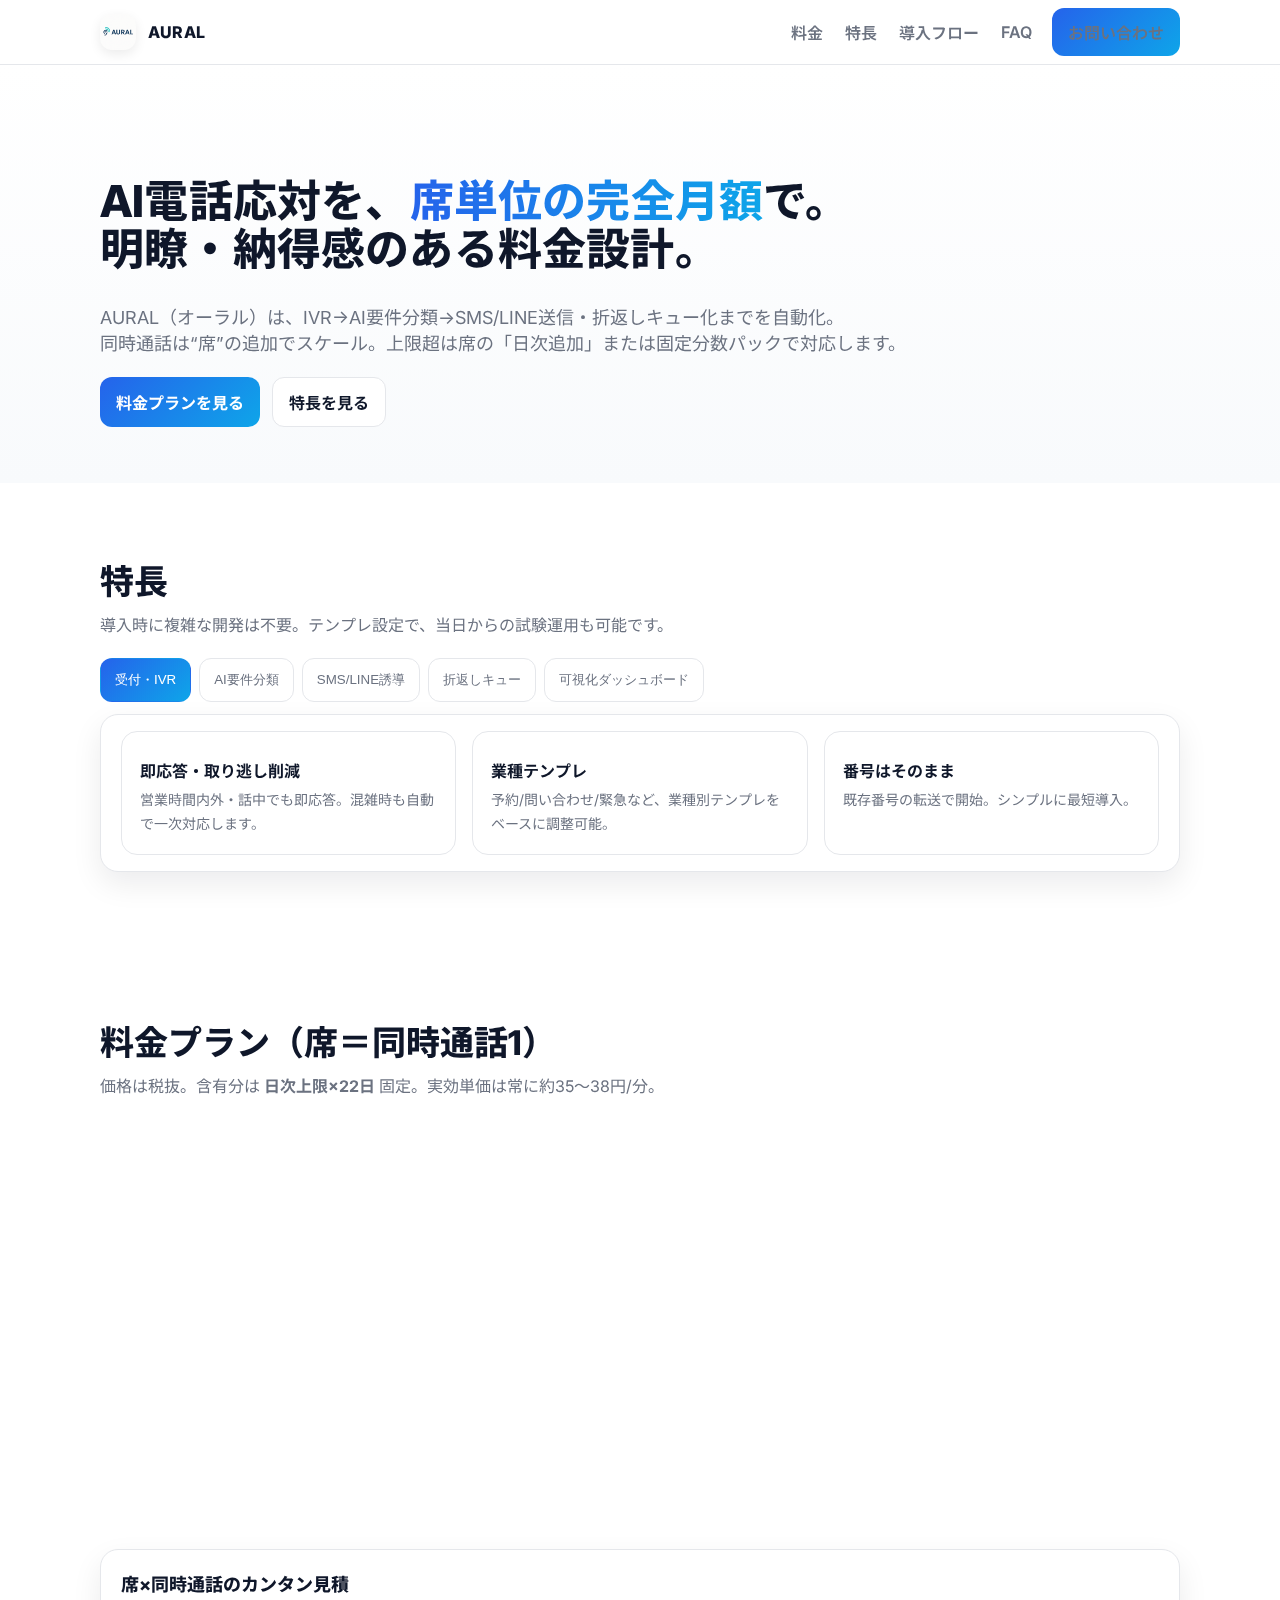
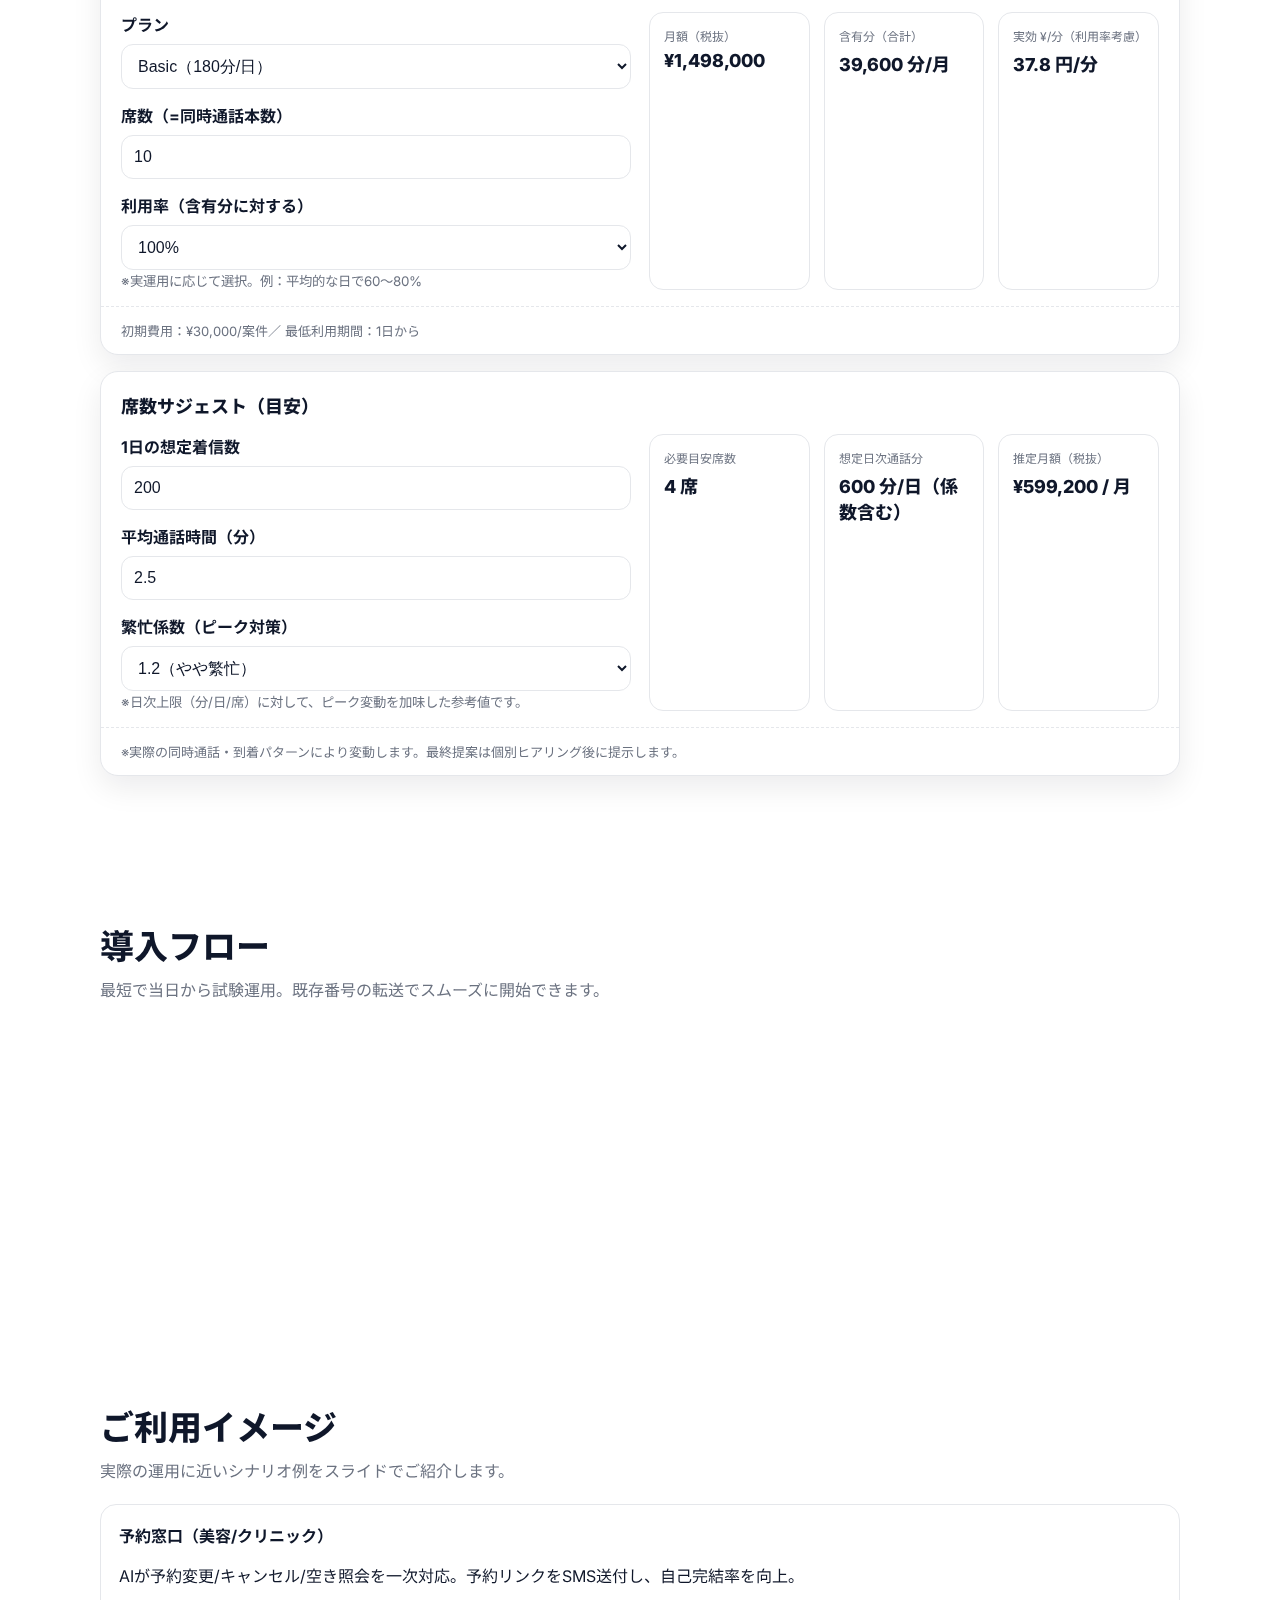
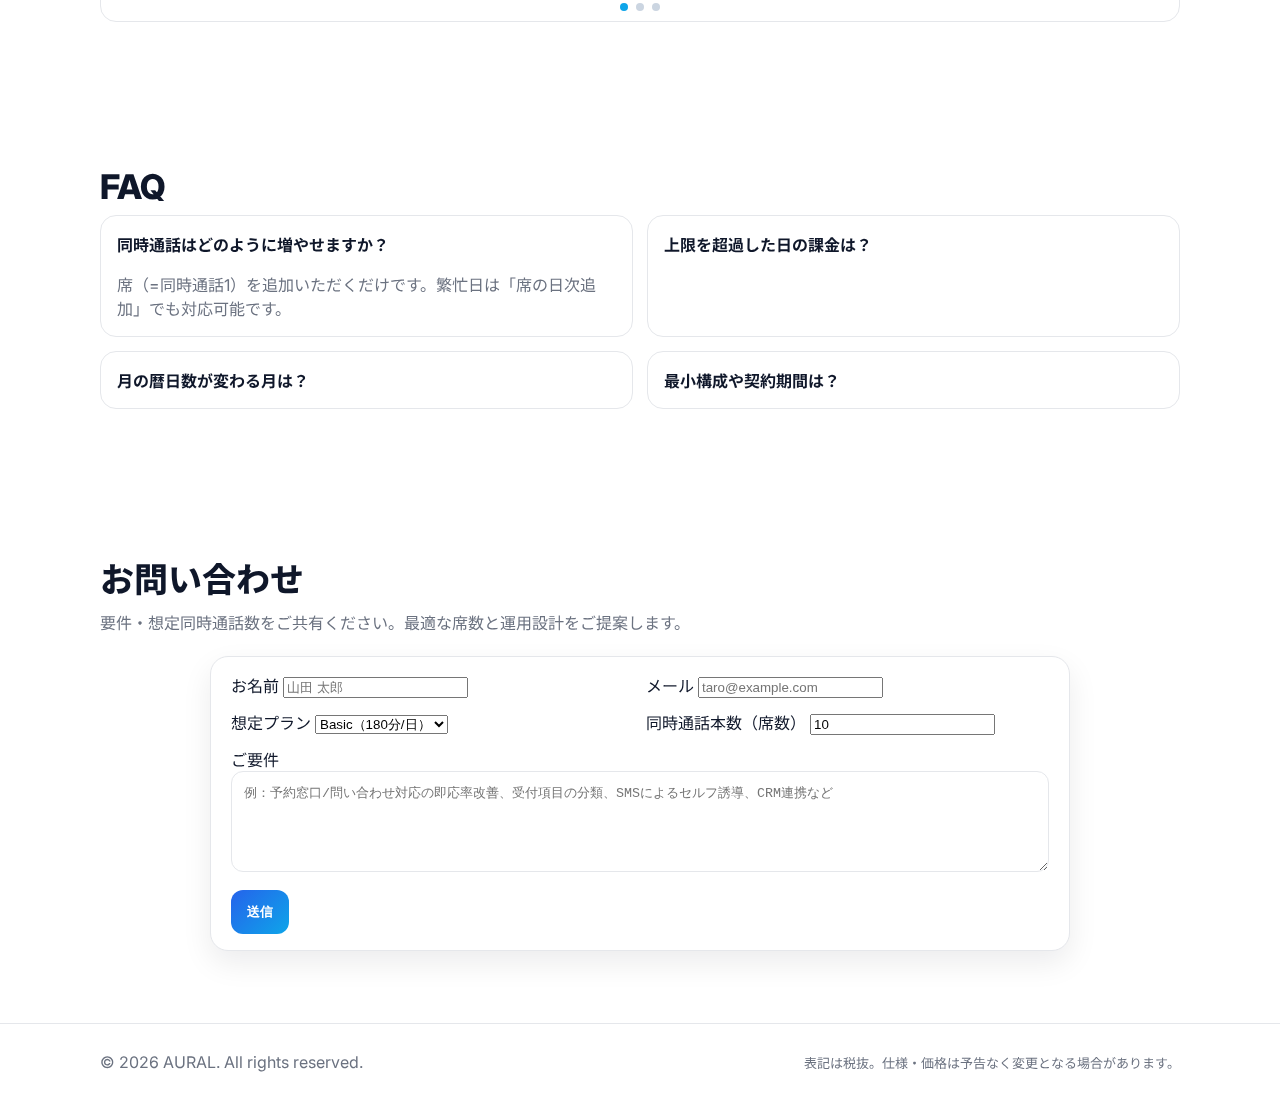
<file: AURAL_introduce.html>
<!doctype html>
<html lang="ja">
<head>
  <meta charset="utf-8" />
  <meta name="viewport" content="width=device-width, initial-scale=1" />
  <title>AURAL｜料金プラン（席課金・完全月額）</title>
  <meta name="description" content="AURAL（オーラル）はAI電話応対/IVRを“席＝同時通話1”の完全月額で提供。白を基調とした清潔なUIで、日次キャップ×22日の明瞭な料金設計。" />
  <link rel="icon" type="image/png" href="AURAL.png">
  <link rel="preconnect" href="https://fonts.googleapis.com">
  <link rel="preconnect" href="https://fonts.gstatic.com" crossorigin>
  <link href="https://fonts.googleapis.com/css2?family=Inter:wght@400;500;600;700;800&family=Noto+Sans+JP:wght@400;500;700&display=swap" rel="stylesheet">
  <style>
    :root{
      --bg:#ffffff; --surface:#ffffff; --ink:#0f172a; --muted:#6b7280; --line:#e5e7eb;
      --brand:#2563eb; --brand-2:#0ea5e9; --accent:#111827; --ok:#16a34a; --warn:#f59e0b;
      --radius:18px; --shadow:0 12px 30px rgba(2,6,23,.08);
      --header-h:64px;
    }
    *{box-sizing:border-box}
    html,body{height:100%}
    html{scroll-behavior:smooth}
    body{margin:0; font-family:Inter, "Noto Sans JP", system-ui, -apple-system, "Segoe UI", Roboto, "Helvetica Neue", Arial, sans-serif; color:var(--ink); background:var(--bg); -webkit-tap-highlight-color: transparent;}
    a{color:inherit; text-decoration:none}
    section{scroll-margin-top: calc(var(--header-h) + 12px);}
    .container{max-width:1120px; margin:0 auto; padding:0 20px}

    header{position:sticky; top:0; background:rgba(255,255,255,.86); backdrop-filter:saturate(180%) blur(12px); border-bottom:1px solid var(--line); z-index:60}
    .nav{display:flex; align-items:center; justify-content:space-between; height:var(--header-h)}
    .brand{display:flex; align-items:center; gap:12px; font-weight:800; letter-spacing:.2px}
    .logo{width:36px; height:36px; border-radius:12px; background:#fff url('AURAL.png') center/contain no-repeat; box-shadow:0 4px 12px rgba(0,0,0,.08)}

    /* desktop nav */
    header nav{display:flex; align-items:center; gap:0}
    .nav a{color:var(--muted); font-weight:600; margin-left:22px}
    .nav a:hover{color:var(--ink)}

    /* mobile menu button */
    .menu-toggle{display:none; border:1px solid var(--line); background:#fff; padding:8px 12px; border-radius:12px; font-weight:800; cursor:pointer}
    .menu-toggle:focus{outline:2px solid var(--brand); outline-offset:2px}

    /* scroll progress */
    .progress{position:fixed; top:var(--header-h); left:0; height:3px; background:linear-gradient(90deg,var(--brand),var(--brand-2)); width:0; z-index:70}

    .hero{padding:84px 0 56px; background:linear-gradient(180deg, #fff 0%, #f8fafc 100%)}
    .title{font-size: clamp(28px, 4vw, 44px); line-height:1.08; font-weight:800; letter-spacing:.2px;}
    .grad{background: linear-gradient(90deg, var(--brand), var(--brand-2)); -webkit-background-clip:text; background-clip:text; color:transparent}
    .subtitle{color:var(--muted); font-size: clamp(14px, 1.8vw, 18px); margin-top:14px}
    .cta{display:flex; gap:12px; margin-top:22px}
    .btn{display:inline-flex; align-items:center; gap:10px; padding:12px 16px; border-radius:12px; font-weight:700; border:1px solid var(--line); color:var(--ink); background:#fff; cursor:pointer; min-height:44px}
    .btn-primary{background:linear-gradient(135deg, var(--brand), var(--brand-2)); color:#fff; border:0}
    .btn:hover{box-shadow:var(--shadow)}

    .section{padding:72px 0}
    .sec-h{font-size:clamp(22px, 3vw, 34px); font-weight:800; margin:0 0 8px}
    .sec-sub{color:var(--muted); margin:0 0 22px}

    .card{background:var(--surface); border:1px solid var(--line); border-radius:var(--radius); box-shadow: var(--shadow)}
    .card .hd{padding:20px 20px 0; font-weight:800; font-size:18px}
    .card .bd{padding:16px 20px}

    .features{display:grid; grid-template-columns:repeat(3,1fr); gap:16px}
    .feature{padding:18px; border:1px solid var(--line); border-radius:16px; background:#fff}
    .feature h4{margin:8px 0 6px; font-size:16px}
    .feature p{margin:0; color:var(--muted); font-size:14px; line-height:1.7}

    .tabs{display:flex; gap:8px; margin-bottom:12px; flex-wrap:wrap}
    .tab{padding:10px 14px; border:1px solid var(--line); border-radius:12px; cursor:pointer; color:var(--muted); background:#fff; min-height:44px}
    .tab.active{border-color:transparent; background:linear-gradient(135deg,var(--brand),var(--brand-2)); color:#fff}
    .tab-panel{display:none}
    .tab-panel.active{display:block}

    .pricing{display:grid; grid-template-columns:repeat(4,1fr); gap:18px}
    .price-card{position:relative; overflow:hidden; outline:0}
    .pc-hd{padding:20px 20px 0}
    .pc-title{font-weight:800; font-size:20px}
    .pc-bd{padding:14px 20px 20px}
    .pc-money{font-size:28px; font-weight:800}
    .pc-money small{font-weight:700; color:var(--muted); font-size:13px}
    .kv{display:grid; grid-template-columns: 1fr 1fr; gap:8px; margin:14px 0}
    .kv .k{color:var(--muted); font-size:12px}
    .kv .v{font-weight:700}
    .pc-ft{border-top:1px dashed var(--line); padding:14px 20px; font-size:13px; color:var(--muted)}
    .active-plan{box-shadow:0 0 0 2px rgba(37,99,235,.6), var(--shadow)}

    .calc{display:grid; grid-template-columns:1fr 1fr; gap:18px}
    .form label{display:block; font-weight:700; margin-bottom:8px}
    .form input, .form select, .form textarea{width:100%; background:#fff; border:1px solid var(--line); border-radius:12px; padding:12px; color:var(--ink); font-size:16px}
    .form small{color:var(--muted)}
    .stat{display:grid; grid-template-columns:repeat(3,1fr); gap:14px}
    .stat .s{padding:14px; border:1px solid var(--line); border-radius:14px; background:#fff}
    .stat .s .k{color:var(--muted); font-size:12px}
    .stat .s .v{font-weight:800; font-size:18px; margin-top:6px}

    .list{margin:0; padding-left:18px; color:#111827}
    .list li{margin:6px 0}

    .faq{display:grid; grid-template-columns:1fr 1fr; gap:14px}
    .qa{border:1px solid var(--line); border-radius:16px; background:#fff}
    .qa summary{list-style:none; cursor:pointer; padding:16px; font-weight:700}
    .qa summary::-webkit-details-marker{display:none}
    .qa .answer{padding:0 16px 16px; color:var(--muted)}

    .timeline{display:grid; grid-template-columns:repeat(5,1fr); gap:12px}
    .step{padding:18px; border:1px solid var(--line); border-radius:16px; background:#fff}
    .step .num{display:inline-block; width:28px; height:28px; border-radius:8px; background:linear-gradient(135deg,var(--brand),var(--brand-2)); color:#fff; font-weight:800; text-align:center; line-height:28px; margin-bottom:8px}

    .carousel{position:relative; overflow:hidden; border:1px solid var(--line); border-radius:16px; background:#fff}
    .slides{display:flex; transition:transform .6s ease}
    .slide{min-width:100%; padding:18px}
    .dots{position:absolute; bottom:10px; left:0; right:0; display:flex; justify-content:center; gap:8px}
    .dot{width:8px; height:8px; border-radius:50%; background:#cbd5e1; cursor:pointer}
    .dot.active{background:#0ea5e9}

    footer{border-top:1px solid var(--line); padding:28px 0; color:var(--muted)}

    /* reveal animation */
    .reveal{opacity:0; transform:translateY(10px); transition:opacity .6s ease, transform .6s ease}
    .reveal.in{opacity:1; transform:none}

    /* back to top */
    .to-top{position:fixed; right:16px; bottom:16px; padding:10px 12px; border-radius:12px; background:#111827; color:#fff; display:none; border:0}

    /* ====== responsive ====== */
    /* 中間幅（2列化） */
    @media (max-width: 1020px){
      .features{grid-template-columns:1fr 1fr}
      .pricing{grid-template-columns:1fr 1fr}
      .calc{grid-template-columns:1fr}
      .faq{grid-template-columns:1fr}
      .timeline{grid-template-columns:1fr 1fr}
    }
    /* スマホ（1列・モバイルナビ） */
    @media (max-width: 720px){
      :root{ --header-h:56px;}
      .hero{padding:60px 0 36px}
      .cta{flex-direction:column}
      .features{grid-template-columns:1fr}
      .pricing{grid-template-columns:1fr}
      .stat{grid-template-columns:1fr}
      .menu-toggle{display:inline-flex}
      /* hide desktop nav; show slide-down menu */
      header nav{
        position:fixed; top:var(--header-h); left:0; right:0;
        background:#fff; border-bottom:1px solid var(--line);
        display:grid; gap:10px; padding:12px 20px;
        opacity:0; transform:translateY(-6px); pointer-events:none; transition:opacity .2s ease, transform .2s ease;
      }
      header.nav-open nav{opacity:1; transform:none; pointer-events:auto}
      header nav a{margin:0; padding:10px 12px; border-radius:10px; background:#fff}
      .brand span{font-size:18px}
    }
  </style>
</head>
<body>
  <header>
    <div class="container nav">
      <div class="brand">
        <div class="logo" aria-hidden="true"></div>
        <span>AURAL</span>
      </div>
      <button id="menuBtn" class="menu-toggle" aria-expanded="false" aria-controls="site-nav" aria-label="メニュー">≡</button>
      <nav id="site-nav">
        <a href="#pricing">料金</a>
        <a href="#features">特長</a>
        <a href="#flow">導入フロー</a>
        <a href="#faq">FAQ</a>
        <a href="#contact" class="btn btn-primary" style="margin-left:20px">お問い合わせ</a>
      </nav>
    </div>
  </header>
  <div class="progress" id="progress"></div>

  <main>
    <!-- HERO -->
    <section class="hero">
      <div class="container">
        <h1 class="title reveal">AI電話応対を、<span class="grad">席単位の完全月額</span>で。
          <br>明瞭・納得感のある料金設計。</h1>
        <p class="subtitle reveal" style="transition-delay:.1s">AURAL（オーラル）は、IVR→AI要件分類→SMS/LINE送信・折返しキュー化までを自動化。<br>同時通話は“席”の追加でスケール。上限超は席の「日次追加」または固定分数パックで対応します。</p>
        <div class="cta reveal" style="transition-delay:.15s">
          <a href="#pricing" class="btn btn-primary">料金プランを見る</a>
          <a href="#features" class="btn">特長を見る</a>
        </div>
      </div>
    </section>

    <!-- TABS: 機能概要 -->
    <section id="features" class="section">
      <div class="container">
        <h2 class="sec-h">特長</h2>
        <p class="sec-sub">導入時に複雑な開発は不要。テンプレ設定で、当日からの試験運用も可能です。</p>
        <div class="tabs" role="tablist">
          <button class="tab active" data-panel="t1" role="tab" aria-selected="true">受付・IVR</button>
          <button class="tab" data-panel="t2" role="tab" aria-selected="false">AI要件分類</button>
          <button class="tab" data-panel="t3" role="tab" aria-selected="false">SMS/LINE誘導</button>
          <button class="tab" data-panel="t4" role="tab" aria-selected="false">折返しキュー</button>
          <button class="tab" data-panel="t5" role="tab" aria-selected="false">可視化ダッシュボード</button>
        </div>
        <div class="card">
          <div class="bd">
            <div id="t1" class="tab-panel active">
              <div class="features">
                <div class="feature"><h4>即応答・取り逃し削減</h4><p>営業時間内外・話中でも即応答。混雑時も自動で一次対応します。</p></div>
                <div class="feature"><h4>業種テンプレ</h4><p>予約/問い合わせ/緊急など、業種別テンプレをベースに調整可能。</p></div>
                <div class="feature"><h4>番号はそのまま</h4><p>既存番号の転送で開始。シンプルに最短導入。</p></div>
              </div>
            </div>
            <div id="t2" class="tab-panel">
              <div class="features">
                <div class="feature"><h4>AIで要件分類</h4><p>要件（予約/変更/キャンセル/問合せ/求人 等）を分類し、担当へ最短ルーティング。</p></div>
                <div class="feature"><h4>キーワード抽出</h4><p>氏名/日時/メニュー 等の要点抽出を自動化。ヒアリング負担を軽減。</p></div>
                <div class="feature"><h4>禁止・NG検知</h4><p>NGワードや不適切通話は自動マーキング。後続対応を効率化。</p></div>
              </div>
            </div>
            <div id="t3" class="tab-panel">
              <div class="features">
                <div class="feature"><h4>SMS/LINE自動送信</h4><p>予約リンクやFAQ URLを自動送付。自己解決率を高めます。</p></div>
                <div class="feature"><h4>テンプレ文章</h4><p>通知テンプレを編集可能。ブランドトーンを維持。</p></div>
                <div class="feature"><h4>送達ログ</h4><p>送付履歴・開封状況（可能範囲）を記録。</p></div>
              </div>
            </div>
            <div id="t4" class="tab-panel">
              <div class="features">
                <div class="feature"><h4>折返しキュー化</h4><p>要件・優先度・担当に応じた折返しキューを自動作成。</p></div>
                <div class="feature"><h4>順番最適化</h4><p>緊急/重要度に応じて優先順位を調整し、待ちを最小化。</p></div>
                <div class="feature"><h4>ステータス管理</h4><p>未対応/対応中/完了を簡単に更新。漏れを防止。</p></div>
              </div>
            </div>
            <div id="t5" class="tab-panel">
              <div class="features">
                <div class="feature"><h4>可視化ダッシュボード</h4><p>着信要件・混雑時間帯・対応結果を把握。運営の意思決定を支援。</p></div>
                <div class="feature"><h4>レポート出力</h4><p>期間指定でCSV/画像に出力。月次会議にそのまま利用可能。</p></div>
                <div class="feature"><h4>権限管理</h4><p>本部/拠点/担当の権限を分離。必要最小限の閲覧権限に。</p></div>
              </div>
            </div>
          </div>
        </div>
      </div>
    </section>

    <!-- PRICING + 計算機 -->
    <section id="pricing" class="section">
      <div class="container">
        <h2 class="sec-h">料金プラン（席＝同時通話1）</h2>
        <p class="sec-sub">価格は税抜。含有分は <strong>日次上限×22日</strong> 固定。実効単価は常に約35〜38円/分。</p>
        <div class="pricing" id="pricingCards">
          <!-- Lite -->
          <article class="card price-card reveal" data-plan="Lite" role="button" tabindex="0" aria-label="Lite プランを選択">
            <div class="pc-hd"><div class="pc-title">Lite</div></div>
            <div class="pc-bd">
              <div class="pc-money">¥99,800 <small>/ 席・月</small></div>
              <div class="kv">
                <div><div class="k">日次上限</div><div class="v">120 分/日</div></div>
                <div><div class="k">含有分/月</div><div class="v">2,640 分</div></div>
                <div><div class="k">日次追加</div><div class="v">¥4,500 / 席・日</div></div>
              </div>
              <ul class="list">
                <li>同時通話=1席。超過は席の追加で対応</li>
                <li>固定分数パック：10,000分 = ¥378,000</li>
              </ul>
            </div>
            <div class="pc-ft">小規模拠点・予約案内に</div>
          </article>
          <!-- Basic -->
          <article class="card price-card reveal active-plan" data-plan="Basic" role="button" tabindex="0" aria-label="Basic プランを選択">
            <div class="pc-hd"><div class="pc-title">Basic</div></div>
            <div class="pc-bd">
              <div class="pc-money">¥149,800 <small>/ 席・月</small></div>
              <div class="kv">
                <div><div class="k">日次上限</div><div class="v">180 分/日</div></div>
                <div><div class="k">含有分/月</div><div class="v">3,960 分</div></div>
                <div><div class="k">日次追加</div><div class="v">¥6,800 / 席・日</div></div>
              </div>
              <ul class="list">
                <li>同時通話=1席。超過は席の追加で対応</li>
                <li>固定分数パック：10,000分 = ¥378,000</li>
              </ul>
            </div>
            <div class="pc-ft">標準的な窓口・多拠点に</div>
          </article>
          <!-- Pro -->
          <article class="card price-card reveal" data-plan="Pro" role="button" tabindex="0" aria-label="Pro プランを選択">
            <div class="pc-hd"><div class="pc-title">Pro</div></div>
            <div class="pc-bd">
              <div class="pc-money">¥199,800 <small>/ 席・月</small></div>
              <div class="kv">
                <div><div class="k">日次上限</div><div class="v">240 分/日</div></div>
                <div><div class="k">含有分/月</div><div class="v">5,280 分</div></div>
                <div><div class="k">日次追加</div><div class="v">¥9,000 / 席・日</div></div>
              </div>
              <ul class="list">
                <li>同時通話=1席。超過は席の追加で対応</li>
                <li>固定分数パック：10,000分 = ¥378,000</li>
              </ul>
            </div>
            <div class="pc-ft">高トラフィック・本部窓口に</div>
          </article>
          <!-- Max -->
          <article class="card price-card reveal" data-plan="Max" role="button" tabindex="0" aria-label="Max プランを選択">
            <div class="pc-hd"><div class="pc-title">Max</div></div>
            <div class="pc-bd">
              <div class="pc-money">¥249,800 <small>/ 席・月</small></div>
              <div class="kv">
                <div><div class="k">日次上限</div><div class="v">300 分/日</div></div>
                <div><div class="k">含有分/月</div><div class="v">6,600 分</div></div>
                <div><div class="k">日次追加</div><div class="v">¥11,400 / 席・日</div></div>
              </div>
              <ul class="list">
                <li>同時通話=1席。超過は席の追加で対応</li>
                <li>固定分数パック：10,000分 = ¥378,000</li>
              </ul>
            </div>
            <div class="pc-ft">最大負荷に。旗艦拠点向け</div>
          </article>
        </div>

        <!-- 計算機１ -->
        <div class="card" style="margin-top:22px">
          <div class="hd">席×同時通話のカンタン見積</div>
          <div class="bd calc">
            <form class="form" onsubmit="return false;">
              <label>プラン</label>
              <select id="plan">
                <option value="Lite">Lite（120分/日）</option>
                <option value="Basic" selected>Basic（180分/日）</option>
                <option value="Pro">Pro（240分/日）</option>
                <option value="Max">Max（300分/日）</option>
              </select>
              <div style="height:14px"></div>
              <label>席数（=同時通話本数）</label>
              <input id="seats" type="number" min="1" value="10" />
              <div style="height:14px"></div>
              <label>利用率（含有分に対する）</label>
              <select id="util">
                <option value="1">100%</option>
                <option value="0.8">80%</option>
                <option value="0.6">60%</option>
              </select>
              <small>※実運用に応じて選択。例：平均的な日で60〜80%</small>
            </form>
            <div class="stat">
              <div class="s"><div class="k">月額（税抜）</div><div class="v" id="outPrice">-</div></div>
              <div class="s"><div class="k">含有分（合計）</div><div class="v" id="outMins">-</div></div>
              <div class="s"><div class="k">実効 ¥/分（利用率考慮）</div><div class="v" id="outEff">-</div></div>
            </div>
          </div>
          <div class="pc-ft">初期費用：¥30,000/案件／ 最低利用期間：1日から</div>
        </div>

        <!-- 計算機２ -->
        <div class="card" style="margin-top:16px">
          <div class="hd">席数サジェスト（目安）</div>
          <div class="bd calc">
            <form class="form" onsubmit="return false;">
              <label>1日の想定着信数</label>
              <input id="calls" type="number" min="0" value="200" />
              <div style="height:14px"></div>
              <label>平均通話時間（分）</label>
              <input id="avgMin" type="number" min="0" step="0.1" value="2.5" />
              <div style="height:14px"></div>
              <label>繁忙係数（ピーク対策）</label>
              <select id="burst">
                <option value="1">1.0（平均）</option>
                <option value="1.2" selected>1.2（やや繁忙）</option>
                <option value="1.4">1.4（繁忙）</option>
                <option value="1.6">1.6（大きく変動）</option>
              </select>
              <small>※日次上限（分/日/席）に対して、ピーク変動を加味した参考値です。</small>
            </form>
            <div class="stat">
              <div class="s"><div class="k">必要目安席数</div><div class="v" id="needSeats">-</div></div>
              <div class="s"><div class="k">想定日次通話分</div><div class="v" id="needMins">-</div></div>
              <div class="s"><div class="k">推定月額（税抜）</div><div class="v" id="needPrice">-</div></div>
            </div>
          </div>
          <div class="pc-ft">※実際の同時通話・到着パターンにより変動します。最終提案は個別ヒアリング後に提示します。</div>
        </div>
      </div>
    </section>

    <!-- 導入フロー -->
    <section id="flow" class="section">
      <div class="container">
        <h2 class="sec-h">導入フロー</h2>
        <p class="sec-sub">最短で当日から試験運用。既存番号の転送でスムーズに開始できます。</p>
        <div class="timeline">
          <div class="step reveal"><div class="num">1</div><h4>要件ヒアリング</h4><p class="sec-sub">席数・業種テンプレ・営業時間など基本情報を確認。</p></div>
          <div class="step reveal" style="transition-delay:.05s"><div class="num">2</div><h4>テンプレ設定</h4><p class="sec-sub">IVR・分類ロジック・通知テンプレを初期設定。</p></div>
          <div class="step reveal" style="transition-delay:.1s"><div class="num">3</div><h4>IVRシナリオ</h4><p class="sec-sub">一次応答の誘導を整備。セルフ誘導の導線を設計。</p></div>
          <div class="step reveal" style="transition-delay:.15s"><div class="num">4</div><h4>試験運用</h4><p class="sec-sub">着信ログを評価し、分類/通知文言をチューニング。</p></div>
          <div class="step reveal" style="transition-delay:.2s"><div class="num">5</div><h4>本番運用</h4><p class="sec-sub">モニタリングダッシュボードで継続改善。</p></div>
        </div>
      </div>
    </section>

    <!-- ご利用イメージ -->
    <section class="section">
      <div class="container">
        <h2 class="sec-h">ご利用イメージ</h2>
        <p class="sec-sub">実際の運用に近いシナリオ例をスライドでご紹介します。</p>
        <div class="carousel" id="carousel">
          <div class="slides" id="slides">
            <div class="slide">
              <strong>予約窓口（美容/クリニック）</strong>
              <p>AIが予約変更/キャンセル/空き照会を一次対応。予約リンクをSMS送付し、自己完結率を向上。</p>
            </div>
            <div class="slide">
              <strong>代表電話（本部）</strong>
              <p>代表番号の一次受付→要件分類→担当部門へ。繁忙日は席の日次追加でバースト吸収。</p>
            </div>
            <div class="slide">
              <strong>採用窓口</strong>
              <p>求人に関する問い合わせを自動整理。応募導線（フォーム/LINE）を即時案内。</p>
            </div>
          </div>
          <div class="dots" id="dots" aria-label="carousel indicators"></div>
        </div>
      </div>
    </section>

    <!-- FAQ -->
    <section id="faq" class="section">
      <div class="container">
        <h2 class="sec-h">FAQ</h2>
        <div class="faq">
          <details class="qa" open>
            <summary>同時通話はどのように増やせますか？</summary>
            <div class="answer">席（=同時通話1）を追加いただくだけです。繁忙日は「席の日次追加」でも対応可能です。</div>
          </details>
          <details class="qa">
            <summary>上限を超過した日の課金は？</summary>
            <div class="answer">完全月額のまま運用するため、超過は「席の日次追加」または固定分数パックで対応します。</div>
          </details>
          <details class="qa">
            <summary>月の暦日数が変わる月は？</summary>
            <div class="answer">含有分は日次キャップ×22日で固定しています。暦日数に依存せず、実効単価が安定します。</div>
          </details>
          <details class="qa">
            <summary>最小構成や契約期間は？</summary>
            <div class="answer">最小1席から。推奨は1ヶ月契約。初期費用は¥30,000/案件です。</div>
          </details>
        </div>
      </div>
    </section>

    <!-- お問い合わせ -->
    <section id="contact" class="section">
      <div class="container">
        <h2 class="sec-h">お問い合わせ</h2>
        <p class="sec-sub">要件・想定同時通話数をご共有ください。最適な席数と運用設計をご提案します。</p>
        <div class="card" style="max-width:860px; margin:auto">
          <div class="bd">
            <form id="contactForm">
              <div style="display:grid; grid-template-columns:1fr 1fr; gap:12px">
                <div>
                  <label>お名前</label>
                  <input id="name" required placeholder="山田 太郎" />
                </div>
                <div>
                  <label>メール</label>
                  <input id="email" required type="email" placeholder="taro@example.com" />
                </div>
              </div>
              <div style="height:12px"></div>
              <div style="display:grid; grid-template-columns:1fr 1fr; gap:12px">
                <div>
                  <label>想定プラン</label>
                  <select id="planSel">
                    <option>Lite（120分/日）</option>
                    <option selected>Basic（180分/日）</option>
                    <option>Pro（240分/日）</option>
                    <option>Max（300分/日）</option>
                  </select>
                </div>
                <div>
                  <label>同時通話本数（席数）</label>
                  <input id="seatsSel" type="number" min="1" value="10" />
                </div>
              </div>
              <div style="height:12px"></div>
              <label>ご要件</label>
              <textarea id="message" rows="5" class="form" style="width:100%; background:#fff; border:1px solid var(--line); border-radius:12px; padding:12px; color:var(--ink)" placeholder="例：予約窓口/問い合わせ対応の即応率改善、受付項目の分類、SMSによるセルフ誘導、CRM連携など"></textarea>
              <div style="height:14px"></div>
              <button class="btn btn-primary" type="submit">送信</button>
            </form>
          </div>
        </div>
      </div>
    </section>
  </main>

  <footer>
    <div class="container" style="display:flex; align-items:center; justify-content:space-between; gap:12px; flex-wrap:wrap">
      <div>© <span id="year"></span> AURAL. All rights reserved.</div>
      <div style="font-size:13px; color:var(--muted)">表記は税抜。仕様・価格は予告なく変更となる場合があります。</div>
    </div>
  </footer>

  <button id="toTop" class="to-top" aria-label="ページ上部へ">▲ 上へ</button>

  <script>
    // ====== 定数・ユーティリティ ======
    const DAYS_BASE = 22;
    const plans = { Lite:{cap:120, price:99800}, Basic:{cap:180, price:149800}, Pro:{cap:240, price:199800}, Max:{cap:300, price:249800} };
    const fmtYen = v => v.toLocaleString('ja-JP');

    // ====== スクロール進捗・トップへ戻る ======
    const progress = document.getElementById('progress');
    const toTop = document.getElementById('toTop');
    window.addEventListener('scroll', () => {
      const h = document.documentElement;
      const scrolled = (h.scrollTop)/(h.scrollHeight - h.clientHeight);
      progress.style.width = (scrolled*100) + '%';
      toTop.style.display = h.scrollTop > 600 ? 'block' : 'none';
    });
    toTop.addEventListener('click', ()=> window.scrollTo({top:0, behavior:'smooth'}));

    // ====== モバイルメニュー ======
    const headerEl = document.querySelector('header');
    const menuBtn = document.getElementById('menuBtn');
    const navEl = document.getElementById('site-nav');
    if(menuBtn){
      menuBtn.addEventListener('click', ()=>{
        const open = headerEl.classList.toggle('nav-open');
        menuBtn.setAttribute('aria-expanded', open ? 'true' : 'false');
      });
      // ナビ内リンクで自動クローズ（モバイル）
      navEl.addEventListener('click', (e)=>{
        if(window.innerWidth <= 720 && e.target.tagName === 'A'){
          headerEl.classList.remove('nav-open');
          menuBtn.setAttribute('aria-expanded', 'false');
        }
      });
      // リサイズで状態リセット
      window.addEventListener('resize', ()=>{
        if(window.innerWidth > 720){
          headerEl.classList.remove('nav-open');
          menuBtn.setAttribute('aria-expanded', 'false');
        }
      });
    }

    // ====== タブ（機能） ======
    document.querySelectorAll('.tab').forEach(btn=>{
      btn.addEventListener('click',()=>{
        document.querySelectorAll('.tab').forEach(b=>b.classList.remove('active'));
        document.querySelectorAll('.tab-panel').forEach(p=>p.classList.remove('active'));
        btn.classList.add('active');
        const id = btn.dataset.panel; document.getElementById(id)?.classList.add('active');
      });
    });

    // ====== プランカード選択 → 見積計算機へ反映 ======
    function setActivePlan(key){
      document.querySelectorAll('.price-card').forEach(c=>c.classList.remove('active-plan'));
      document.querySelector(`.price-card[data-plan="${key}"]`)?.classList.add('active-plan');
      const sel = document.getElementById('plan'); if(sel){ sel.value = key; updateCalc(); updateSuggest(); }
    }
    document.getElementById('pricingCards').addEventListener('click', (e)=>{
      const card = e.target.closest('.price-card');
      if(!card) return; setActivePlan(card.dataset.plan);
    });
    document.getElementById('pricingCards').addEventListener('keydown', (e)=>{
      if((e.key === 'Enter' || e.key === ' ') && e.target.closest('.price-card')){
        e.preventDefault(); setActivePlan(e.target.closest('.price-card').dataset.plan);
      }
    });

    // ====== 計算機１：月額・含有分・実効単価 ======
    function updateCalc(){
      const planKey = document.getElementById('plan').value;
      const seats = Math.max(1, parseInt(document.getElementById('seats').value||'1',10));
      const util = parseFloat(document.getElementById('util').value||'1');
      const plan = plans[planKey];
      const includedPerSeat = plan.cap * DAYS_BASE; // 分
      const usedPerSeat = Math.round(includedPerSeat * util);
      const usedTotal = usedPerSeat * seats;
      const price = plan.price * seats;
      const eff = usedTotal>0 ? price/usedTotal : 0;
      document.getElementById('outPrice').textContent = '¥' + fmtYen(price);
      document.getElementById('outMins').textContent = fmtYen( includedPerSeat * seats ) + ' 分/月';
      document.getElementById('outEff').textContent = (Math.round(eff*10)/10).toFixed(1) + ' 円/分';
      // 永続化
      try{ localStorage.setItem('aural_plan', planKey); localStorage.setItem('aural_seats', String(seats)); localStorage.setItem('aural_util', String(util)); }catch{}
    }
    ['plan','seats','util'].forEach(id=>{ const el=document.getElementById(id); if(el) el.addEventListener('input', ()=>{updateCalc(); updateSuggest();}); });

    // ====== 計算機２：席数サジェスト ======
    function updateSuggest(){
      const planKey = document.getElementById('plan').value;
      const calls = Math.max(0, parseInt(document.getElementById('calls').value||'0',10));
      const avg = Math.max(0, parseFloat(document.getElementById('avgMin').value||'0'));
      const burst = Math.max(1, parseFloat(document.getElementById('burst').value||'1'));
      const plan = plans[planKey];
      const dailyMins = Math.round(calls * avg * burst);
      const needSeats = Math.max(1, Math.ceil(dailyMins / plan.cap));
      const price = needSeats * plan.price;
      document.getElementById('needMins').textContent = fmtYen(dailyMins) + ' 分/日（係数含む）';
      document.getElementById('needSeats').textContent = fmtYen(needSeats) + ' 席';
      document.getElementById('needPrice').textContent = '¥' + fmtYen(price) + ' / 月';
    }
    ['calls','avgMin','burst'].forEach(id=>{ document.getElementById(id)?.addEventListener('input', updateSuggest); });

    // ====== 年表示など ======
    if(document.getElementById('year')) document.getElementById('year').textContent = new Date().getFullYear();

    // ====== 初期ロード（永続化反映） ======
    (function init(){
      try{
        const p = localStorage.getItem('aural_plan'); if(p && plans[p]) document.getElementById('plan').value = p;
        const s = localStorage.getItem('aural_seats'); if(s) document.getElementById('seats').value = s;
        const u = localStorage.getItem('aural_util'); if(u) document.getElementById('util').value = u;
      }catch{}
      updateCalc(); updateSuggest();
    })();

    // ====== お問い合わせ：mailtoで送信 ======
    document.getElementById('contactForm')?.addEventListener('submit', function(e){
      e.preventDefault();
      const name = encodeURIComponent(document.getElementById('name').value.trim());
      const email = encodeURIComponent(document.getElementById('email').value.trim());
      const planSel = encodeURIComponent(document.getElementById('planSel').value);
      const seatsSel = encodeURIComponent(document.getElementById('seatsSel').value);
      const message = encodeURIComponent(document.getElementById('message').value.trim());
      const subject = encodeURIComponent('AURALお問い合わせ');
      const body = encodeURIComponent(
        `お名前: ${decodeURIComponent(name)}\n`+
        `メール: ${decodeURIComponent(email)}\n`+
        `想定プラン: ${decodeURIComponent(planSel)}\n`+
        `同時通話本数(席数): ${decodeURIComponent(seatsSel)}\n`+
        `ご要件:\n${decodeURIComponent(message)}`
      );
      window.location.href = `mailto:contact@aspira-co.jp?subject=${subject}&body=${body}`;
    });

    // ====== リビール（IntersectionObserver） ======
    const io = new IntersectionObserver((ents)=>{
      ents.forEach(ent=>{ if(ent.isIntersecting){ ent.target.classList.add('in'); io.unobserve(ent.target);} });
    },{threshold:.2});
    document.querySelectorAll('.reveal').forEach(el=>io.observe(el));

    // ====== カルーセル ======
    const slides = document.getElementById('slides');
    const dotsWrap = document.getElementById('dots');
    let idx = 0; const total = slides.children.length;
    function renderDots(){
      dotsWrap.innerHTML = '';
      for(let i=0;i<total;i++){
        const d = document.createElement('div'); d.className = 'dot'+(i===idx?' active':''); d.addEventListener('click', ()=>go(i)); dotsWrap.appendChild(d);
      }
    }
    function go(i){ idx = (i+total)%total; slides.style.transform = `translateX(-${idx*100}%)`; renderDots(); }
    renderDots();
    setInterval(()=>go(idx+1), 5000);
  </script>
</body>
</html>
</file>
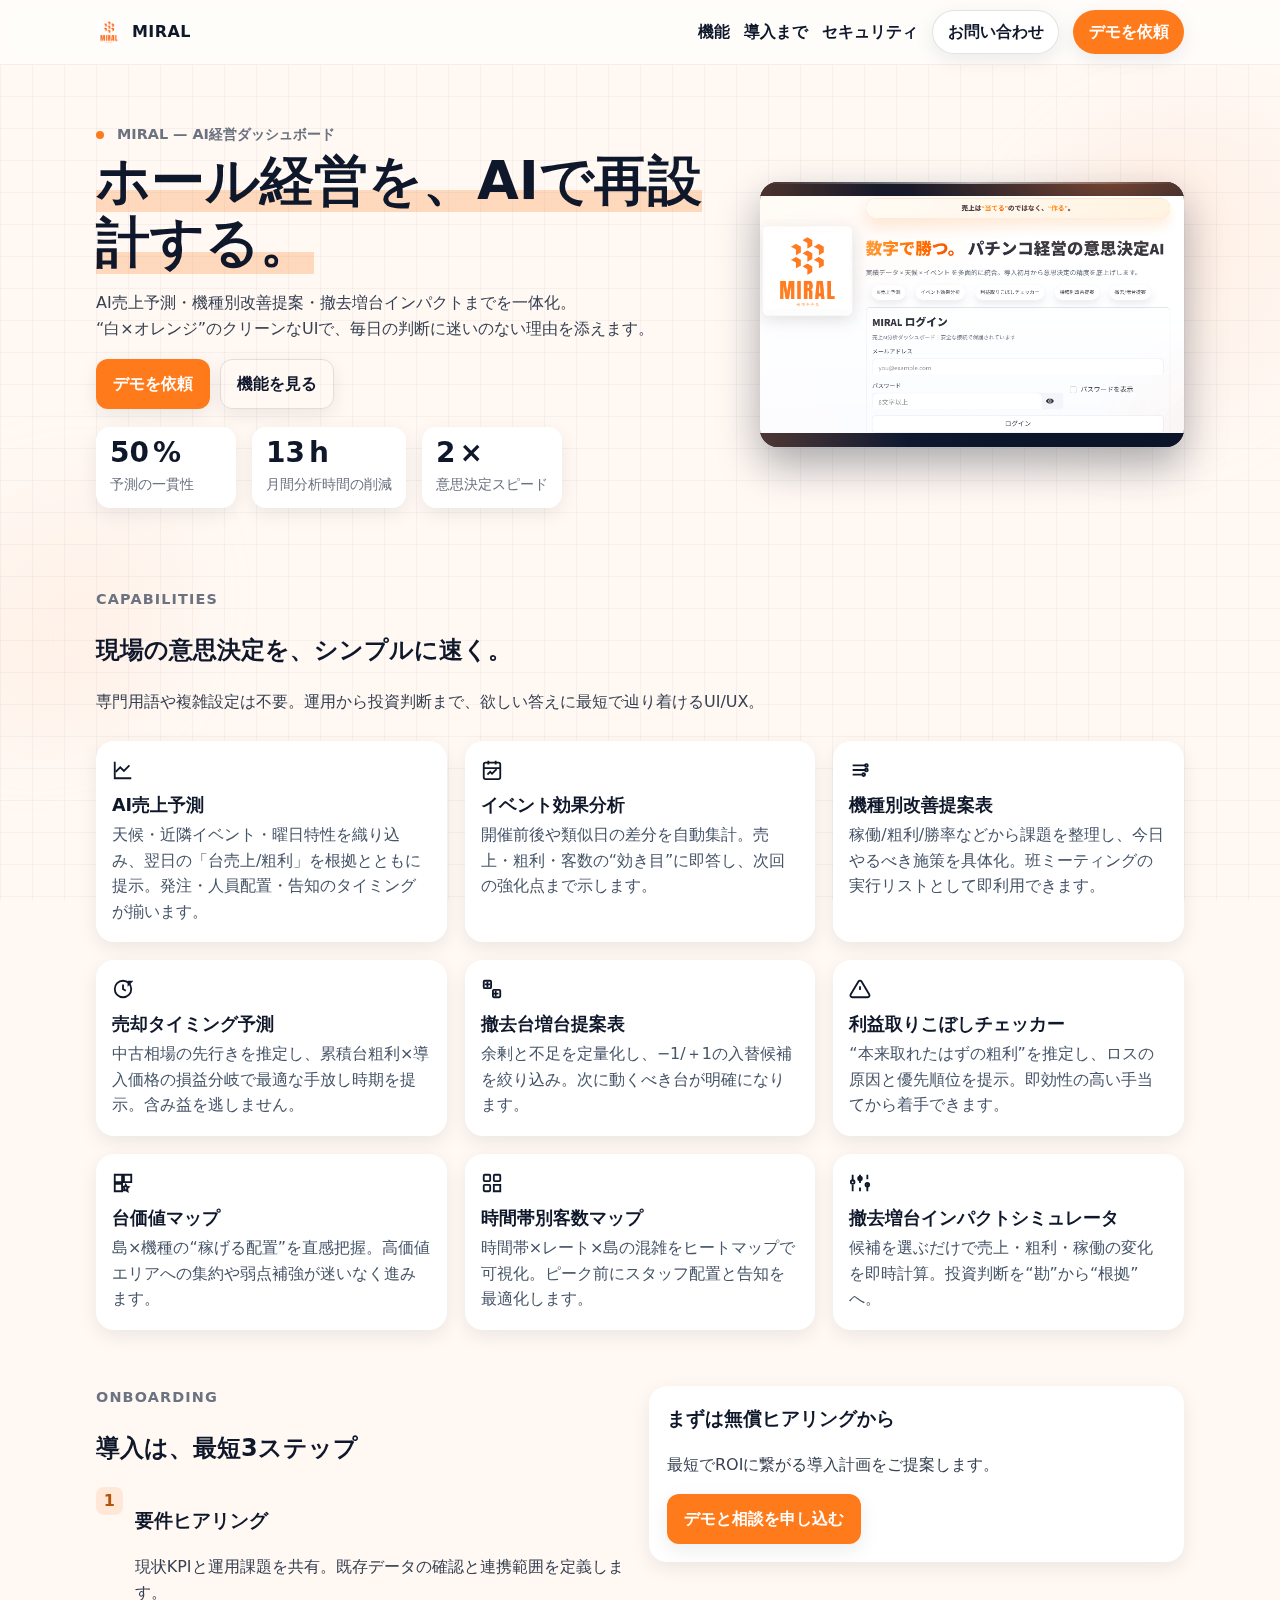
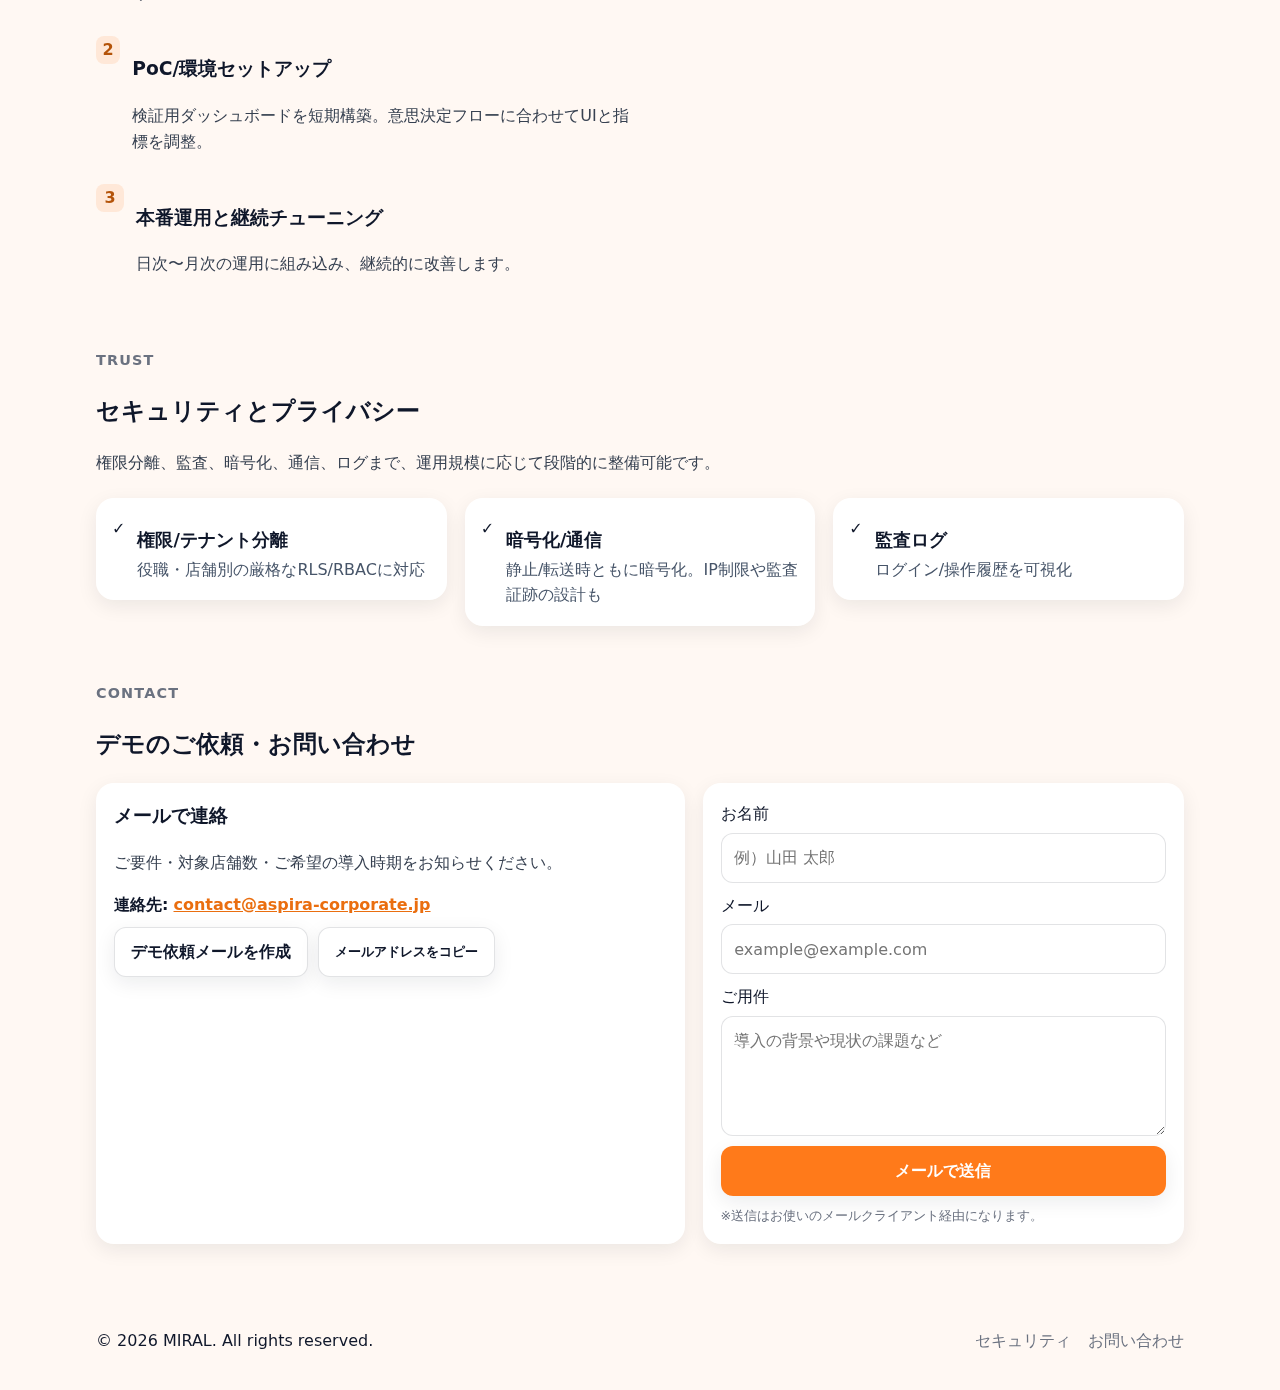
<file: MIRAL_introduce.html>
<!doctype html>
<html lang="ja">
<head>
  <meta charset="utf-8" />
  <meta name="viewport" content="width=device-width, initial-scale=1, viewport-fit=cover" />
  <title>MIRAL | ホール経営をAIで再設計するダッシュボード</title>
  <meta name="theme-color" content="#FF7A1A" />
  <link rel="stylesheet" href="./miral.css?v=6" />
</head>
<body>
  <!-- 背景グリッド（装飾） -->
  <div class="bg-layer" aria-hidden="true">
    <div class="grid-lines"></div>
    <div class="orb one"></div>
    <div class="orb two"></div>
  </div>

  <!-- ヘッダー -->
  <header class="site-header">
    <div class="container nav">
      <a class="brand" href="#top">
        <img src="./miral.png?v=6" alt="MIRAL" class="brand-logo" />
        <span class="brandname">MIRAL</span>
      </a>

      <!-- PC: 横並び / モバイル: ハンバーガーで開閉 -->
      <button class="menu-toggle" aria-label="メニュー" aria-expanded="false" aria-controls="mobile-nav">
        <span></span><span></span><span></span>
      </button>

      <nav class="navlinks" id="mobile-nav" data-nav>
        <a href="#features">機能</a>
        <a href="#flow">導入まで</a>
        <a href="#security">セキュリティ</a>
        <a href="#contact" class="btn">お問い合わせ</a>
        <a href="#contact" class="btn primary">デモを依頼</a>
      </nav>
    </div>
  </header>

  <!-- モバイル用オーバーレイ -->
  <div class="nav-overlay" data-overlay></div>

  <!-- ヒーロー -->
  <section id="top" class="hero">
    <div class="container hero-wrap">
      <div>
        <span class="preheader"><span class="dot"></span> MIRAL — AI経営ダッシュボード</span>
        <h1><span class="brand-underline">ホール経営を、AIで再設計する。</span></h1>
        <p class="lead">
          AI売上予測・機種別改善提案・撤去増台インパクトまでを一体化。<br />
          “白×オレンジ”のクリーンなUIで、毎日の判断に迷いのない理由を添えます。
        </p>
        <div class="cta">
          <a href="#contact" class="btn primary">デモを依頼</a>
          <a href="#features" class="btn ghost">機能を見る</a>
        </div>

        <div class="hero-stats">
          <div class="stat"><div class="val"><span class="num count" data-count="98">0</span><span class="unit">%</span></div><div class="label">予測の一貫性</div></div>
          <div class="stat"><div class="val"><span class="num count" data-count="30">0</span><span class="unit">h</span></div><div class="label">月間分析時間の削減</div></div>
          <div class="stat"><div class="val"><span class="num count" data-count="5">0</span><span class="unit">×</span></div><div class="label">意思決定スピード</div></div>
        </div>
      </div>

      <!-- 右の黒いパネル：画像＋オレンジのにじみ／スライド -->
      <div>
        <div class="screen glow">
          <img src="./mirallogin.png?v=6" alt="MIRAL ログイン画面" class="screen-photo" />
          <div class="scan-bar" aria-hidden="true"></div>
        </div>
      </div>
    </div>
  </section>

  <!-- Capabilities -->
  <section id="features" class="section">
    <div class="container">
      <div class="eyebrow">Capabilities</div>
      <h2>現場の意思決定を、シンプルに速く。</h2>
      <p class="lead">専門用語や複雑設定は不要。運用から投資判断まで、欲しい答えに最短で辿り着けるUI/UX。</p>

      <div class="grid features" style="margin-top:26px">

        <!-- 1) AI売上予測 -->
        <article class="card reveal tilt" data-tilt>
          <div class="shine"></div>
          <div class="icon" aria-hidden="true">
            <svg width="22" height="22" viewBox="0 0 24 24" fill="none" stroke="currentColor" stroke-width="2">
              <path d="M3 3v18h18"></path><path d="M19 7l-6 6-4-4-5 5"></path>
            </svg>
          </div>
          <h3>AI売上予測</h3>
          <p>天候・近隣イベント・曜日特性を織り込み、翌日の「台売上/粗利」を根拠とともに提示。発注・人員配置・告知のタイミングが揃います。</p>
          <div class="burst" aria-hidden="true"></div>
        </article>

        <!-- 2) イベント効果分析 -->
        <article class="card reveal tilt" data-tilt>
          <div class="shine"></div>
          <div class="icon" aria-hidden="true">
            <svg width="22" height="22" viewBox="0 0 24 24" fill="none" stroke="currentColor" stroke-width="2">
              <rect x="3" y="4" width="18" height="18" rx="2"></rect>
              <path d="M16 2v4M8 2v4M3 10h18"></path>
              <path d="M7 17l3-3 2 2 5-5"></path>
            </svg>
          </div>
          <h3>イベント効果分析</h3>
          <p>開催前後や類似日の差分を自動集計。売上・粗利・客数の“効き目”に即答し、次回の強化点まで示します。</p>
          <div class="burst" aria-hidden="true"></div>
        </article>

        <!-- 3) 機種別改善提案表 -->
        <article class="card reveal tilt" data-tilt>
          <div class="shine"></div>
          <div class="icon" aria-hidden="true">
            <svg width="22" height="22" viewBox="0 0 24 24" fill="none" stroke="currentColor" stroke-width="2">
              <path d="M4 7h14M4 12h14M4 17h10"></path>
              <circle cx="19" cy="7" r="1.5"></circle>
              <circle cx="19" cy="12" r="1.5"></circle>
              <circle cx="16" cy="17" r="1.5"></circle>
            </svg>
          </div>
          <h3>機種別改善提案表</h3>
          <p>稼働/粗利/勝率などから課題を整理し、今日やるべき施策を具体化。班ミーティングの実行リストとして即利用できます。</p>
          <div class="burst" aria-hidden="true"></div>
        </article>

        <!-- 4) 売却タイミング予測 -->
        <article class="card reveal tilt" data-tilt>
          <div class="shine"></div>
          <div class="icon" aria-hidden="true">
            <svg width="22" height="22" viewBox="0 0 24 24" fill="none" stroke="currentColor" stroke-width="2">
              <circle cx="12" cy="12" r="9"></circle>
              <path d="M12 7v5l3 2"></path>
              <path d="M18 4h3l-3 3z"></path>
            </svg>
          </div>
          <h3>売却タイミング予測</h3>
          <p>中古相場の先行きを推定し、累積台粗利×導入価格の損益分岐で最適な手放し時期を提示。含み益を逃しません。</p>
          <div class="burst" aria-hidden="true"></div>
        </article>

        <!-- 5) 撤去台増台提案表 -->
        <article class="card reveal tilt" data-tilt>
          <div class="shine"></div>
          <div class="icon" aria-hidden="true">
            <svg width="22" height="22" viewBox="0 0 24 24" fill="none" stroke="currentColor" stroke-width="2">
              <rect x="3" y="3" width="8" height="8" rx="1"></rect>
              <rect x="13" y="13" width="8" height="8" rx="1"></rect>
              <path d="M7 7h0M16 17m-3 0h6M7 7m-3 0h6M7 7m0-3v6M16 17m0-3v6"></path>
            </svg>
          </div>
          <h3>撤去台増台提案表</h3>
          <p>余剰と不足を定量化し、−1/＋1の入替候補を絞り込み。次に動くべき台が明確になります。</p>
          <div class="burst" aria-hidden="true"></div>
        </article>

        <!-- 6) 利益取りこぼしチェッカー -->
        <article class="card reveal tilt" data-tilt>
          <div class="shine"></div>
          <div class="icon" aria-hidden="true">
            <svg width="22" height="22" viewBox="0 0 24 24" fill="none" stroke="currentColor" stroke-width="2">
              <path d="M12 9v4"></path><path d="M12 17h.01"></path>
              <path d="M10.3 3.8L1.8 18a2 2 0 0 0 1.7 3h16.9a2 2 0 0 0 1.7-3L13.7 3.8a2 2 0 0 0-3.4 0z"></path>
            </svg>
          </div>
          <h3>利益取りこぼしチェッカー</h3>
          <p>“本来取れたはずの粗利”を推定し、ロスの原因と優先順位を提示。即効性の高い手当てから着手できます。</p>
          <div class="burst" aria-hidden="true"></div>
        </article>

        <!-- 7) 台価値マップ -->
        <article class="card reveal tilt" data-tilt>
          <div class="shine"></div>
          <div class="icon" aria-hidden="true">
            <svg width="22" height="22" viewBox="0 0 24 24" fill="none" stroke="currentColor" stroke-width="2">
              <path d="M3 3h8v8H3zM13 3h8v8h-8zM3 13h8v8H3z"></path>
              <path d="M17 21l-1.9-1.2L13 20l.6-2.1L12 16l2.2-.2L15 14l1 1.9 2.1.4-1.6 1.5z"></path>
            </svg>
          </div>
          <h3>台価値マップ</h3>
          <p>島×機種の“稼げる配置”を直感把握。高価値エリアへの集約や弱点補強が迷いなく進みます。</p>
          <div class="burst" aria-hidden="true"></div>
        </article>

        <!-- 8) 時間帯別客数マップ -->
        <article class="card reveal tilt" data-tilt>
          <div class="shine"></div>
          <div class="icon" aria-hidden="true">
            <svg width="22" height="22" viewBox="0 0 24 24" fill="none" stroke="currentColor" stroke-width="2">
              <rect x="3" y="3" width="7" height="7" rx="1"></rect>
              <rect x="14" y="3" width="7" height="7" rx="1"></rect>
              <rect x="3" y="14" width="7" height="7" rx="1"></rect>
              <path d="M14 14h7v7h-7z"></path>
            </svg>
          </div>
          <h3>時間帯別客数マップ</h3>
          <p>時間帯×レート×島の混雑をヒートマップで可視化。ピーク前にスタッフ配置と告知を最適化します。</p>
          <div class="burst" aria-hidden="true"></div>
        </article>

        <!-- 9) 撤去増台インパクトシミュレータ -->
        <article class="card reveal tilt" data-tilt>
          <div class="shine"></div>
          <div class="icon" aria-hidden="true">
            <svg width="22" height="22" viewBox="0 0 24 24" fill="none" stroke="currentColor" stroke-width="2">
              <path d="M4 21v-7M4 10V3M12 21v-4M12 12V3M20 21v-9M20 8V3"></path>
              <circle cx="4" cy="11" r="2"></circle>
              <circle cx="12" cy="7" r="2"></circle>
              <circle cx="20" cy="14" r="2"></circle>
            </svg>
          </div>
          <h3>撤去増台インパクトシミュレータ</h3>
          <p>候補を選ぶだけで売上・粗利・稼働の変化を即時計算。投資判断を“勘”から“根拠”へ。</p>
          <div class="burst" aria-hidden="true"></div>
        </article>
      </div>
    </div>
  </section>
  <!-- Flow -->
  <section id="flow" class="section" style="padding-top:0">
    <div class="container">
      <div class="grid two-col">
        <div>
          <div class="eyebrow">Onboarding</div>
          <h2>導入は、最短3ステップ</h2>
          <div class="timeline">
            <div class="step"><div class="badge">1</div><div><h3>要件ヒアリング</h3><p class="lead">現状KPIと運用課題を共有。既存データの確認と連携範囲を定義します。</p></div></div>
            <div class="step"><div class="badge">2</div><div><h3>PoC/環境セットアップ</h3><p class="lead">検証用ダッシュボードを短期構築。意思決定フローに合わせてUIと指標を調整。</p></div></div>
            <div class="step"><div class="badge">3</div><div><h3>本番運用と継続チューニング</h3><p class="lead">日次〜月次の運用に組み込み、継続的に改善します。</p></div></div>
          </div>
        </div>
        <div>
          <div class="cta-band">
            <h3 style="margin-top:0">まずは無償ヒアリングから</h3>
            <p class="lead">最短でROIに繋がる導入計画をご提案します。</p>
            <a href="#contact" class="btn primary">デモと相談を申し込む</a>
          </div>
        </div>
      </div>
    </div>
  </section>

  <!-- Security -->
  <section id="security" class="section" style="padding-top:0">
    <div class="container">
      <div class="eyebrow">Trust</div>
      <h2>セキュリティとプライバシー</h2>
      <p class="lead">権限分離、監査、暗号化、通信、ログまで、運用規模に応じて段階的に整備可能です。</p>
      <div class="grid three-col" style="margin-top:22px">
        <div class="card check"><b>✓</b><div><h3>権限/テナント分離</h3><p>役職・店舗別の厳格なRLS/RBACに対応</p></div></div>
        <div class="card check"><b>✓</b><div><h3>暗号化/通信</h3><p>静止/転送時ともに暗号化。IP制限や監査証跡の設計も</p></div></div>
        <div class="card check"><b>✓</b><div><h3>監査ログ</h3><p>ログイン/操作履歴を可視化</p></div></div>
      </div>
    </div>
  </section>

  <!-- Contact -->
  <section id="contact" class="section" style="padding-top:0">
    <div class="container">
      <div class="eyebrow">Contact</div>
      <h2>デモのご依頼・お問い合わせ</h2>
      <div class="contact" style="margin-top:18px">
        <div class="cta-band">
          <h3 style="margin-top:0">メールで連絡</h3>
          <p class="lead">ご要件・対象店舗数・ご希望の導入時期をお知らせください。</p>
          <div class="addr"><b>連絡先:</b> <a href="mailto:contact@aspira-corporate.jp">contact@aspira-corporate.jp</a></div>
          <div class="cta-row">
            <a class="btn" href="mailto:contact@aspira-corporate.jp?subject=MIRALデモ依頼&amp;body=下記をご記入ください%0D%0A・ご担当者様名%0D%0A・会社名/店舗名%0D%0A・対象店舗数%0D%0A・ご希望のヒアリング日時">デモ依頼メールを作成</a>
            <button class="btn" id="copyEmail" type="button">メールアドレスをコピー</button>
          </div>
        </div>
        <div>
          <form class="mini-form" onsubmit="return false">
            <label><span>お名前</span><input type="text" placeholder="例）山田 太郎" /></label>
            <label><span>メール</span><input type="email" placeholder="example@example.com" /></label>
            <label><span>ご用件</span><textarea placeholder="導入の背景や現状の課題など"></textarea></label>
            <a href="mailto:contact@aspira-corporate.jp" class="btn primary">メールで送信</a>
            <small class="muted">※送信はお使いのメールクライアント経由になります。</small>
          </form>
        </div>
      </div>
    </div>
  </section>

  <footer>
    <div class="container foot">
      <div>© <span id="year"></span> MIRAL. All rights reserved.</div>
      <div class="foot-links">
        <a href="#security">セキュリティ</a>
        <a href="#contact">お問い合わせ</a>
      </div>
    </div>
  </footer>

  <script src="miral.js?v=6" defer></script>
</body>
</html>
</file>
<file: miral.css>
/* ========== tokens ========== */
:root{
  --brand:#FF7A1A; --brand-ink:#EA6E0F; --ink:#0F172A; --muted:#6B7280;
  --card:#fff; --bg:#FFF8F3; --shadow:0 6px 20px rgba(17,24,39,.08);
}

/* ========== base ========== */
*{ box-sizing:border-box; }
html{ -webkit-text-size-adjust:100%; scroll-behavior:smooth; }
body{
  margin:0; font-family:"Inter","Noto Sans JP",system-ui,-apple-system,Segoe UI,Roboto,"Hiragino Kaku Gothic ProN","Meiryo",sans-serif;
  color:var(--ink); background:var(--bg); line-height:1.6; overflow-x:hidden;
  padding-left:env(safe-area-inset-left); padding-right:env(safe-area-inset-right);
}
img,svg{ max-width:100%; height:auto; display:block; }
.container{ max-width:1120px; margin:0 auto; padding:0 16px; }

/* ========== header ========== */
/* PCはsticky、モバイルは通常スクロール（追従しない） */
.site-header{
  position:sticky; top:0; z-index:50; background:rgba(255,255,255,.65);
  backdrop-filter:saturate(140%) blur(10px); border-bottom:1px solid rgba(15,23,42,.06);
}
@media (max-width:900px){ .site-header{ position:static; top:auto; } }

.nav{ display:flex; align-items:center; justify-content:space-between; height:64px; }
.brand{ display:flex; gap:10px; align-items:center; text-decoration:none; color:inherit; }
.brand-logo{ width:26px; height:26px; border-radius:8px; object-fit:contain; }
.brandname{ font-weight:800; letter-spacing:.4px; }

.navlinks{ display:flex; align-items:center; gap:14px; }
.navlinks a{ text-decoration:none; color:var(--ink); font-weight:600; }
.navlinks .btn{ padding:.52rem .9rem; border-radius:999px; border:1px solid rgba(15,23,42,.12); }
.navlinks .primary{ background:var(--brand); color:#fff; border-color:transparent; }

.menu-toggle{ display:none; background:none; border:0; padding:8px; }
.menu-toggle span{ display:block; width:22px; height:2px; background:var(--ink); margin:4px 0; border-radius:2px; }

.nav-overlay{ display:none; position:fixed; inset:0; background:rgba(0,0,0,.3); z-index:59; }

/* --- モバイルではメニューを完全非表示にして、ハンバーガーで全画面展開 --- */
@media (max-width:900px){
  .menu-toggle{ display:block; }
  /* 初期状態：隠す（画面外） */
  .navlinks{
    position:fixed; inset:0; z-index:60; background:#fff;
    transform:translateY(-105%); transition:transform .28s ease;
    display:grid; gap:12px; padding:calc(16px + env(safe-area-inset-top)) 18px 18px;
  }
  .navlinks.open{ transform:translateY(0); }     /* 開く */
  .navlinks a{ font-size:18px; }
  .nav-overlay.show{ display:block; }            /* 背景を押すと閉じる */
}

/* ========== hero ========== */
.hero{ padding:56px 0 24px; }
.hero-wrap{ display:grid; grid-template-columns:1.2fr .8fr; gap:28px; align-items:center; }
@media (max-width:900px){ .hero-wrap{ grid-template-columns:1fr; } }

.preheader{ color:var(--muted); font-weight:700; font-size:.9rem; }
.preheader .dot{ display:inline-block; width:.5rem; height:.5rem; background:var(--brand); border-radius:999px; margin-right:.5rem; }
h1{ font-size:clamp(28px, 4.6vw, 54px); line-height:1.15; margin:.2rem 0 1rem; }
.brand-underline{ background:linear-gradient(transparent 65%, rgba(255,122,26,.25) 65%); }
.lead{ color:#374151; }

.cta{ display:flex; gap:10px; margin:18px 0 8px; flex-wrap:wrap; }
.btn{
  display:inline-flex; align-items:center; justify-content:center; gap:.4rem;
  border-radius:12px; padding:.7rem 1rem; border:1px solid rgba(15,23,42,.12);
  background:#fff; color:var(--ink); text-decoration:none; font-weight:700; box-shadow:var(--shadow);
}
.btn.ghost{ background:transparent; }
.btn.primary{ background:var(--brand); color:#fff; border-color:transparent; }

/* ---- 右の黒いスクリーン ---- */
.screen{
  aspect-ratio:16 / 10; height:auto; border-radius:18px; position:relative; overflow:hidden;
  isolation:isolate;
  box-shadow:0 18px 42px rgba(15,23,42,.35), inset 0 0 0 1px rgba(255,255,255,.06);
  background:#0f172a;
}
.screen-photo{
  position:absolute; inset:0; width:100%; height:100%;
  object-fit:contain; background:#0f172a; z-index:1; filter:saturate(1.03) contrast(1.03);
}
/* オレンジのにじみ＋スライド（画像は暗くしない） */
.screen::before{
  content:""; position:absolute; inset:0; z-index:2; pointer-events:none;
  background:
    radial-gradient(90% 50% at 82% 0%, rgba(255,122,26,.42) 0, rgba(255,122,26,0) 60%),
    radial-gradient(90% 50% at 18% 100%, rgba(19,31,55,.22) 0, rgba(19,31,55,0) 60%);
  mix-blend-mode:screen;
}
.screen::after{
  content:""; position:absolute; inset:0; z-index:2; pointer-events:none;
  background:linear-gradient(90deg, rgba(255,122,26,0) 0%, rgba(255,122,26,.38) 50%, rgba(255,122,26,0) 100%);
  mix-blend-mode:screen; transform:translateX(-65%);
  animation:sweep-move 6s ease-in-out infinite;
}
@keyframes sweep-move{ 0%{transform:translateX(-65%);} 50%{transform:translateX(65%);} 100%{transform:translateX(-65%);} }
.scan-bar{
  position:absolute; left:0; right:0; top:0; height:2px; z-index:3; opacity:.7;
  background:linear-gradient(90deg, transparent, rgba(255,255,255,.9), transparent);
  animation:scan 3s linear infinite;
}
@keyframes scan{ from{transform:translateY(0);} to{transform:translateY(100%);} }

/* stats */
.hero-stats{ display:flex; gap:16px; margin-top:18px; flex-wrap:wrap; }
.stat{ background:#fff; padding:12px 14px; border-radius:14px; box-shadow:var(--shadow); min-width:140px; }
.val{ font-weight:900; font-size:28px; line-height:1; display:flex; align-items:baseline; gap:4px; }
.val .num{ font-variant-numeric:tabular-nums; }
.label{ color:var(--muted); font-size:.9rem; margin-top:6px; }

/* sections/cards */
.section{ padding:56px 0; }
.eyebrow{ color:var(--muted); font-weight:800; letter-spacing:.08em; text-transform:uppercase; font-size:.9rem; }

.grid{ display:grid; gap:18px; }
.grid.features{ grid-template-columns:repeat(3,minmax(0,1fr)); }
.grid.two-col{ grid-template-columns:repeat(2,minmax(0,1fr)); align-items:start; }
.grid.three-col{ grid-template-columns:repeat(3,minmax(0,1fr)); align-items:start; }
@media (max-width:1120px){ .grid.features{ grid-template-columns:repeat(2,minmax(0,1fr)); } }
@media (max-width:768px){
  .grid.features,.grid.two-col,.grid.three-col{ grid-template-columns:1fr !important; }
  .btn{ width:100%; }
}

.card{ background:var(--card); border-radius:18px; padding:18px 16px; box-shadow:var(--shadow); }
.card h3{ margin:.6rem 0 .2rem; font-size:1.1rem; }
.card p{ color:#475569; margin:.2rem 0 0; }
.card.check{ display:flex; gap:12px; align-items:flex-start; }
.card.check b{ font-weight:900; }

/* flow */
.timeline{ display:grid; gap:14px; margin-top:10px; }
.step{ display:flex; gap:12px; align-items:flex-start; }
.badge{ width:28px; height:28px; border-radius:8px; background:rgba(255,122,26,.12); color:#B45309; font-weight:800; display:grid; place-items:center; }

/* contact */
.contact{ display:grid; grid-template-columns:1.1fr .9fr; gap:18px; }
@media (max-width:900px){ .contact{ grid-template-columns:1fr; } }
.cta-band{ background:#fff; border-radius:18px; padding:18px; box-shadow:var(--shadow); }
.addr a{ color:var(--brand-ink); font-weight:800; }
.cta-row{ display:flex; gap:10px; flex-wrap:wrap; margin-top:10px; }

.mini-form{ background:#fff; border-radius:18px; padding:18px; box-shadow:var(--shadow); display:grid; gap:10px; }
.mini-form label{ display:grid; gap:6px; }
.mini-form input,.mini-form textarea{
  width:100%; padding:.7rem .8rem; border-radius:12px; border:1px solid rgba(15,23,42,.12); font:inherit;
}
.mini-form textarea{ min-height:120px; resize:vertical; }
.muted{ color:#6b7280; font-size:.8rem; }

/* footer */
footer{ padding:28px 0 36px; }
.foot{ display:flex; align-items:center; justify-content:space-between; flex-wrap:wrap; gap:8px; }
.foot-links a{ color:var(--muted); margin-left:12px; text-decoration:none; }

/* decorative bg */
.bg-layer .grid-lines{
  position:fixed; inset:0;
  background-image:
    linear-gradient(to right, rgba(15,23,42,.035) 1px, transparent 1px),
    linear-gradient(to bottom, rgba(15,23,42,.035) 1px, transparent 1px);
  background-size:32px 32px; z-index:-2;
}
.bg-layer .orb{ position:fixed; filter:blur(40px); opacity:.35; border-radius:999px; z-index:-3; }
.bg-layer .orb.one{ width:380px; height:380px; right:-120px; top:120px; background:radial-gradient(circle at 30% 30%, #ffd9c0, transparent 60%); }
.bg-layer .orb.two{ width:320px; height:320px; left:-140px; bottom:160px; background:radial-gradient(circle at 70% 70%, #ffe1cc, transparent 60%); }

/* motion accessibility */
@media (prefers-reduced-motion:reduce){ .scan-bar,.screen::after{ animation:none; } }
</file>
